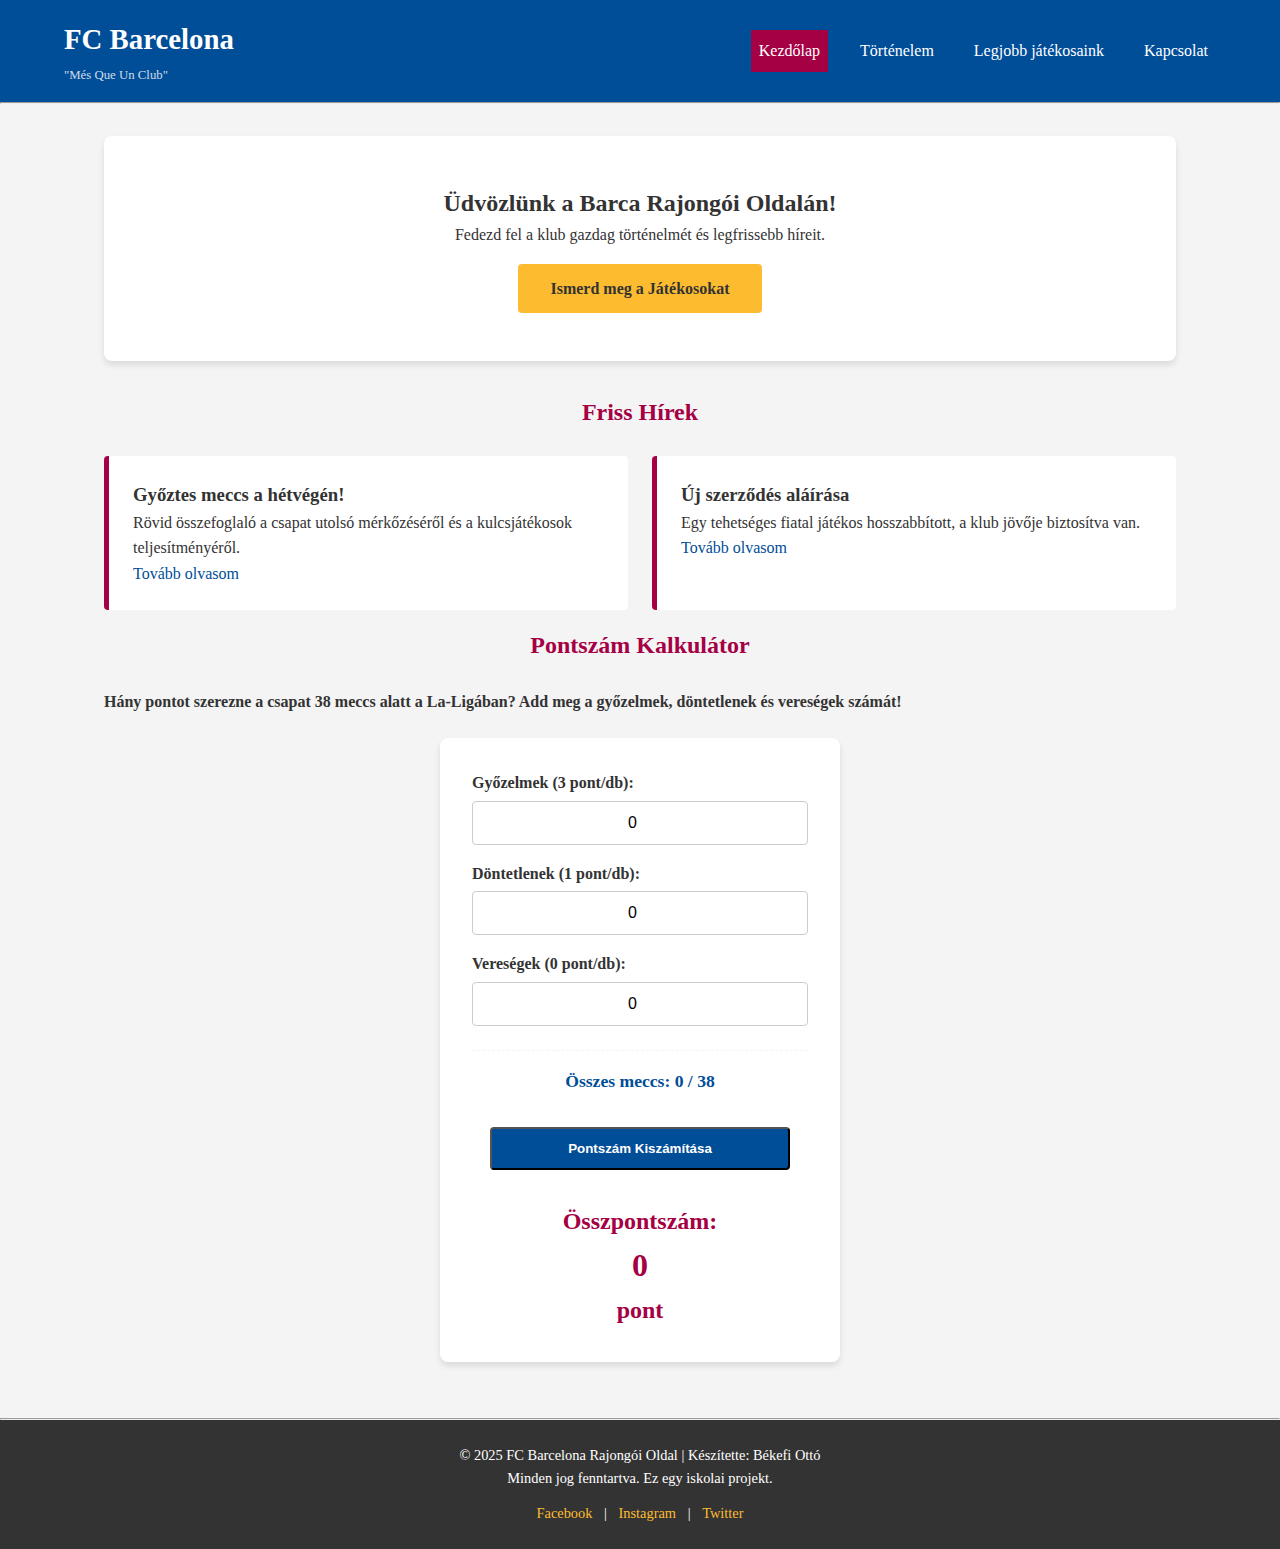
<file: index.html>
<!DOCTYPE html>
<html lang="hu">
<head>
    <meta charset="UTF-8">
    <meta name="viewport" content="width=device-width, initial-scale=1.0">
    <meta name="description" content="A FC Barcelona hivatalos és nem hivatalos hírei, története és aktuális kerete.">
    <meta name="author" content="Békefi Ottó">

    <link rel="icon" type="image/x-icon" href="kepek/barcelona.png"> 
    
    <link rel="preconnect" href="https://fonts.googleapis.com">
    <link rel="preconnect" href="https://fonts.gstatic.com" crossorigin>
    <link href="https://fonts.googleapis.com/css2?family=Roboto:wght@400;700&display=swap" rel="stylesheet">
    <link rel="stylesheet" href="css/stilus.css">
    <title>FC Barcelona – Més Que Un Club</title>
</head>
<body>
    
    <header class="fo-fejlec">
        <div class="embléma">
            <h1>FC Barcelona</h1>
            <p>"Més Que Un Club"</p>
        </div>
        
        <nav class="fo-navigacio">
            <ul>
                <li><a href="index.html" class="aktiv">Kezdőlap</a></li>
                <li><a href="tortenet.html">Történelem</a></li>
                <li><a href="keret.html">Legjobb játékosaink</a></li>
                <li><a href="kapcsolat.html">Kapcsolat</a></li> 
            </ul>
        </nav>
        
        <button class="menu-kapcsolo">Menü</button> 
    </header>

    <hr>
    
    <main class="tartalom-burkolo">
        <section id="hős-szekcio" class="hős-szekcio">
            <h2>Üdvözlünk a Barca Rajongói Oldalán!</h2>
            <p>Fedezd fel a klub gazdag történelmét és legfrissebb híreit.</p>
            <a href="keret.html" class="felhivas-gomb">Ismerd meg a Játékosokat</a>
        </section>

        <section id="legfrissebb-hirek" class="hir-szekcio">
            <h2 class="szekcio-cim">Friss Hírek</h2>
            <div class="hir-racs"> <article class="hir-elem">
                    <h3>Győztes meccs a hétvégén!</h3>
                    <p>Rövid összefoglaló a csapat utolsó mérkőzéséről és a kulcsjátékosok teljesítményéről.</p>
                    <a href="https://www.fcbarcelona.com/en/football/first-team/news/4407322/fc-barcelona-4-0-athletic-club-triumphant-return" class="tovabb-olvasom">Tovább olvasom</a>
                </article>

                <article class="hir-elem">
                    <h3>Új szerződés aláírása</h3>
                    <p>Egy tehetséges fiatal játékos hosszabbított, a klub jövője biztosítva van.</p>
                    <a href="https://www.nemzetisport.hu/spanyol-labdarugas/2025/05/szerzodest-hosszabbitott-lamine-yamallal-a-barcelona-hivatalos" class="tovabb-olvasom">Tovább olvasom</a>
                </article>
            </div>
        </section>
        
        <section id="interaktiv-funkcio" class="funkcio-szekcio">
            <h2 class="szekcio-cim">Pontszám Kalkulátor</h2>
            <p class="interaktiv-funckio-bevezeto">Hány pontot szerezne a csapat 38 meccs alatt a La-Ligában? Add meg a győzelmek, döntetlenek és vereségek számát!</p>
            
            <div id="kalkulator-terulet" class="kalkulator-terulet">
                
                <div class="input-csoport">
                    <label for="gyozelem">Győzelmek (3 pont/db):</label>
                    <input type="number" id="gyozelem" value="0" min="0" max="38">
                </div>
                
                <div class="input-csoport">
                    <label for="dontetlen">Döntetlenek (1 pont/db):</label>
                    <input type="number" id="dontetlen" value="0" min="0" max="38">
                </div>
                
                <div class="input-csoport">
                    <label for="vereseg">Vereségek (0 pont/db):</label>
                    <input type="number" id="vereseg" value="0" min="0" max="38">
                </div>

                <div class="eredmeny-div">
                    <p class="osszes-meccs">Összes meccs: <span id="osszes-meccs-szam">0</span> / 38</p>
                    <button id="szamol-gomb" class="felhivas-gomb">Pontszám Kiszámítása</button>
                </div>
                
                <h3 class="vegeredmeny">Összpontszám: <span id="pont-eredmeny">0</span> pont</h3>

            </div>
        </section>
    </main>
    
    <hr>
    
    <footer class="fo-lablec">
        <div class="lablec-info">
            <p>&copy; 2025 FC Barcelona Rajongói Oldal | Készítette: Békefi Ottó</p>
            <p>Minden jog fenntartva. Ez egy iskolai projekt.</p>
        </div>
        <div class="kozossegi-linkek">
            <a href="#">Facebook</a> | 
            <a href="#">Instagram</a> | 
            <a href="#">Twitter</a>
        </div>
    </footer>
    
    <script src="js/foprogram.js"></script>
    <script src="js/interaktiv_funckio.js"></script>
  </body>
</html>
</file>
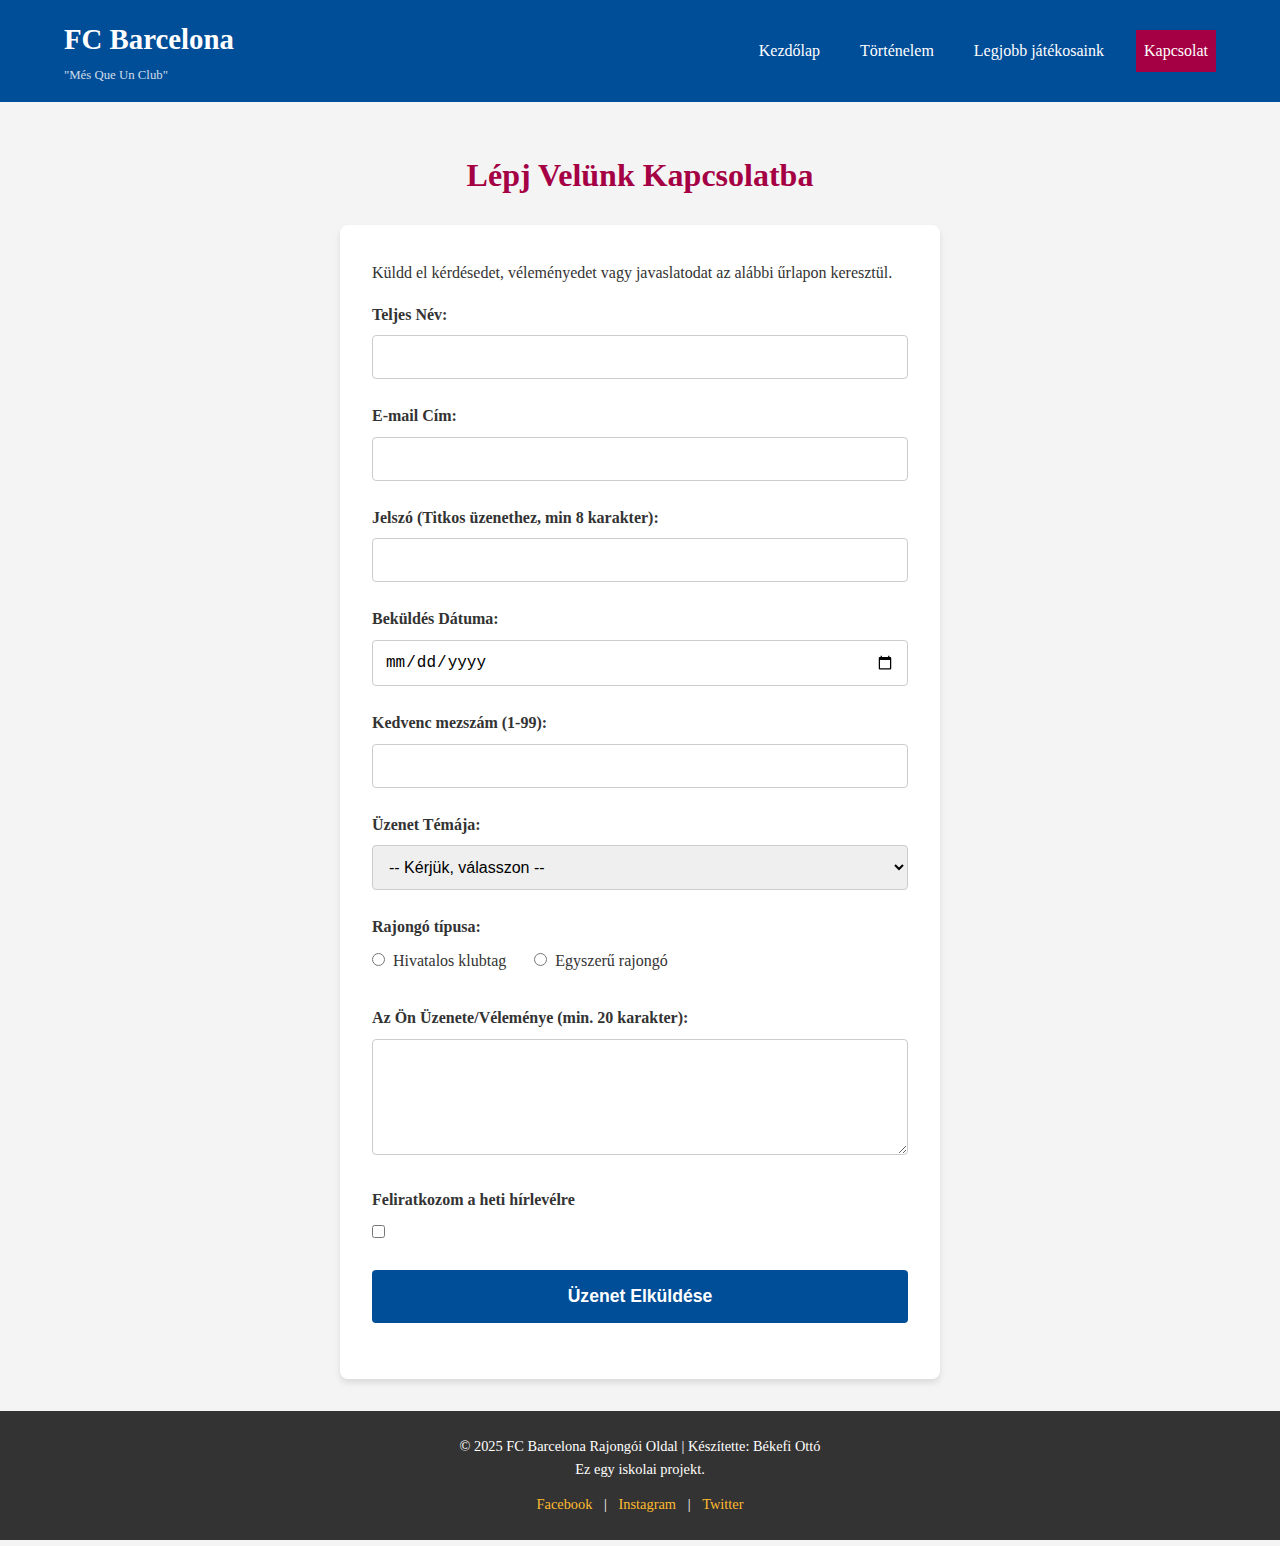
<file: kapcsolat.html>
<!DOCTYPE html>
<html lang="hu">
<head>
    <meta charset="UTF-8">
    <meta name="viewport" content="width=device-width, initial-scale=1.0">
    <meta name="description" content="Vedd fel a kapcsolatot velünk, küldj üzenetet vagy csatlakozz a hírlevelünkhöz.">
    <meta name="author" content="Békefi Ottó">

    <link rel="icon" type="image/x-icon" href="kepek/barcelona.png">

    <link rel="preconnect" href="https://fonts.googleapis.com">
    <link rel="preconnect" href="https://fonts.gstatic.com" crossorigin>
    <link href="https://fonts.googleapis.com/css2?family=Roboto:wght@400;700&display=swap" rel="stylesheet">
    <link rel="stylesheet" href="css/stilus.css">
    <title>Kapcsolat – FC Barcelona</title>
</head>
<body>
    
    <header class="fo-fejlec">
        <div class="embléma">
            <h1>FC Barcelona</h1>
            <p>"Més Que Un Club"</p>
        </div>
        <nav class="fo-navigacio">
            <ul>
                <li><a href="index.html">Kezdőlap</a></li>
                <li><a href="tortenet.html">Történelem</a></li>
                <li><a href="keret.html">Legjobb játékosaink</a></li>
                <li><a href="kapcsolat.html" class="aktiv">Kapcsolat</a></li>
            </ul>
        </nav>
        <button class="menu-kapcsolo">Menü</button> 
    </header>

    <main class="tartalom-burkolo">
        <h1 class="oldal-cim">Lépj Velünk Kapcsolatba</h1>
        <section id="kapcsolati-urlap-szekcio" class="urlap-szekcio">
            <p class="kapcsolat-bevezeto_szoveg">Küldd el kérdésedet, véleményedet vagy javaslatodat az alábbi űrlapon keresztül.</p>
            
            <form id="visszajelzes-urlap" class="kapcsolati-urlap" action="/submit" method="POST" novalidate>
                
                <div class="urlap-csoport">
                    <label for="nev">Teljes Név:</label>
                    <input type="text" id="nev" name="nev" required>
                    <span class="hiba-uzenet" id="nev-hiba"></span> 
                </div>

                <div class="urlap-csoport">
                    <label for="email">E-mail Cím:</label>
                    <input type="email" id="email" name="email" required>
                    <span class="hiba-uzenet" id="email-hiba"></span> 
                </div>
                
                <div class="urlap-csoport">
                    <label for="jelszo">Jelszó (Titkos üzenethez, min 8 karakter):</label>
                    <input type="password" id="jelszo" name="jelszo" minlength="8" required>
                    <span class="hiba-uzenet" id="jelszo-hiba"></span> 
                </div>

                <div class="urlap-csoport">
                    <label for="datum">Beküldés Dátuma:</label>
                    <input type="date" id="datum" name="datum" required>
                    <span class="hiba-uzenet" id="datum-hiba"></span> 
                </div>

                <div class="urlap-csoport">
                    <label for="kedvenc-szam">Kedvenc mezszám (1-99):</label>
                    <input type="number" id="kedvenc-szam" name="kedvenc-szam" min="1" max="99">
                    <span class="hiba-uzenet" id="szam-hiba"></span> 
                </div>

                <div class="urlap-csoport">
                    <label for="tema">Üzenet Témája:</label>
                    <select id="tema" name="tema" required>
                        <option value="">-- Kérjük, válasszon --</option>
                        <option value="hiba">Hibajelentés az oldallal kapcsolatban</option>
                        <option value="keret">Kérdés a keretről</option>
                        <option value="egyeb">Egyéb</option>
                    </select>
                    <span class="hiba-uzenet" id="tema-hiba"></span> 
                </div>
                
                <div class="urlap-csoport radio-csoport">
                    <label class="csoport-cim">Rajongó típusa:</label>
                    
                    <input type="radio" id="hivatalos-tag" name="rajongo-tipus" value="tag" required>
                    <label for="hivatalos-tag">Hivatalos klubtag</label>
                    
                    <input type="radio" id="egyszeru-rajongo" name="rajongo-tipus" value="rajongo">
                    <label for="egyszeru-rajongo">Egyszerű rajongó</label>
                    <span class="hiba-uzenet" id="radio-hiba"></span> 
                </div>

                <div class="urlap-csoport">
                    <label for="uzenet">Az Ön Üzenete/Véleménye (min. 20 karakter):</label>
                    <textarea id="uzenet" name="uzenet" rows="5" minlength="20" required></textarea>
                    <span class="hiba-uzenet" id="uzenet-hiba"></span> 
                </div>

                <div class="urlap-csoport">
                    <label for="hirlevel">Feliratkozom a heti hírlevélre</label>
                    <input type="checkbox" id="hirlevel" name="hirlevel" value="igen">
                </div>
                
                <div class="urlap-csoport">
                    <button type="submit" class="elkuld-gomb">Üzenet Elküldése</button>
                </div>
            </form>
            
        </section>
    </main>

    <footer class="fo-lablec">
        <div class="lablec-info">
            <p>&copy; 2025 FC Barcelona Rajongói Oldal | Készítette: Békefi Ottó</p>
            <p>Ez egy iskolai projekt.</p>
        </div>
        <div class="kozossegi-linkek">
            <a href="#">Facebook</a> | 
            <a href="#">Instagram</a> | 
            <a href="#">Twitter</a>
        </div>
    </footer>
    
    <script src="js/foprogram.js"></script> 
    <script src="js/urlap_validacio.js"></script> 
</body>
</html>
</file>
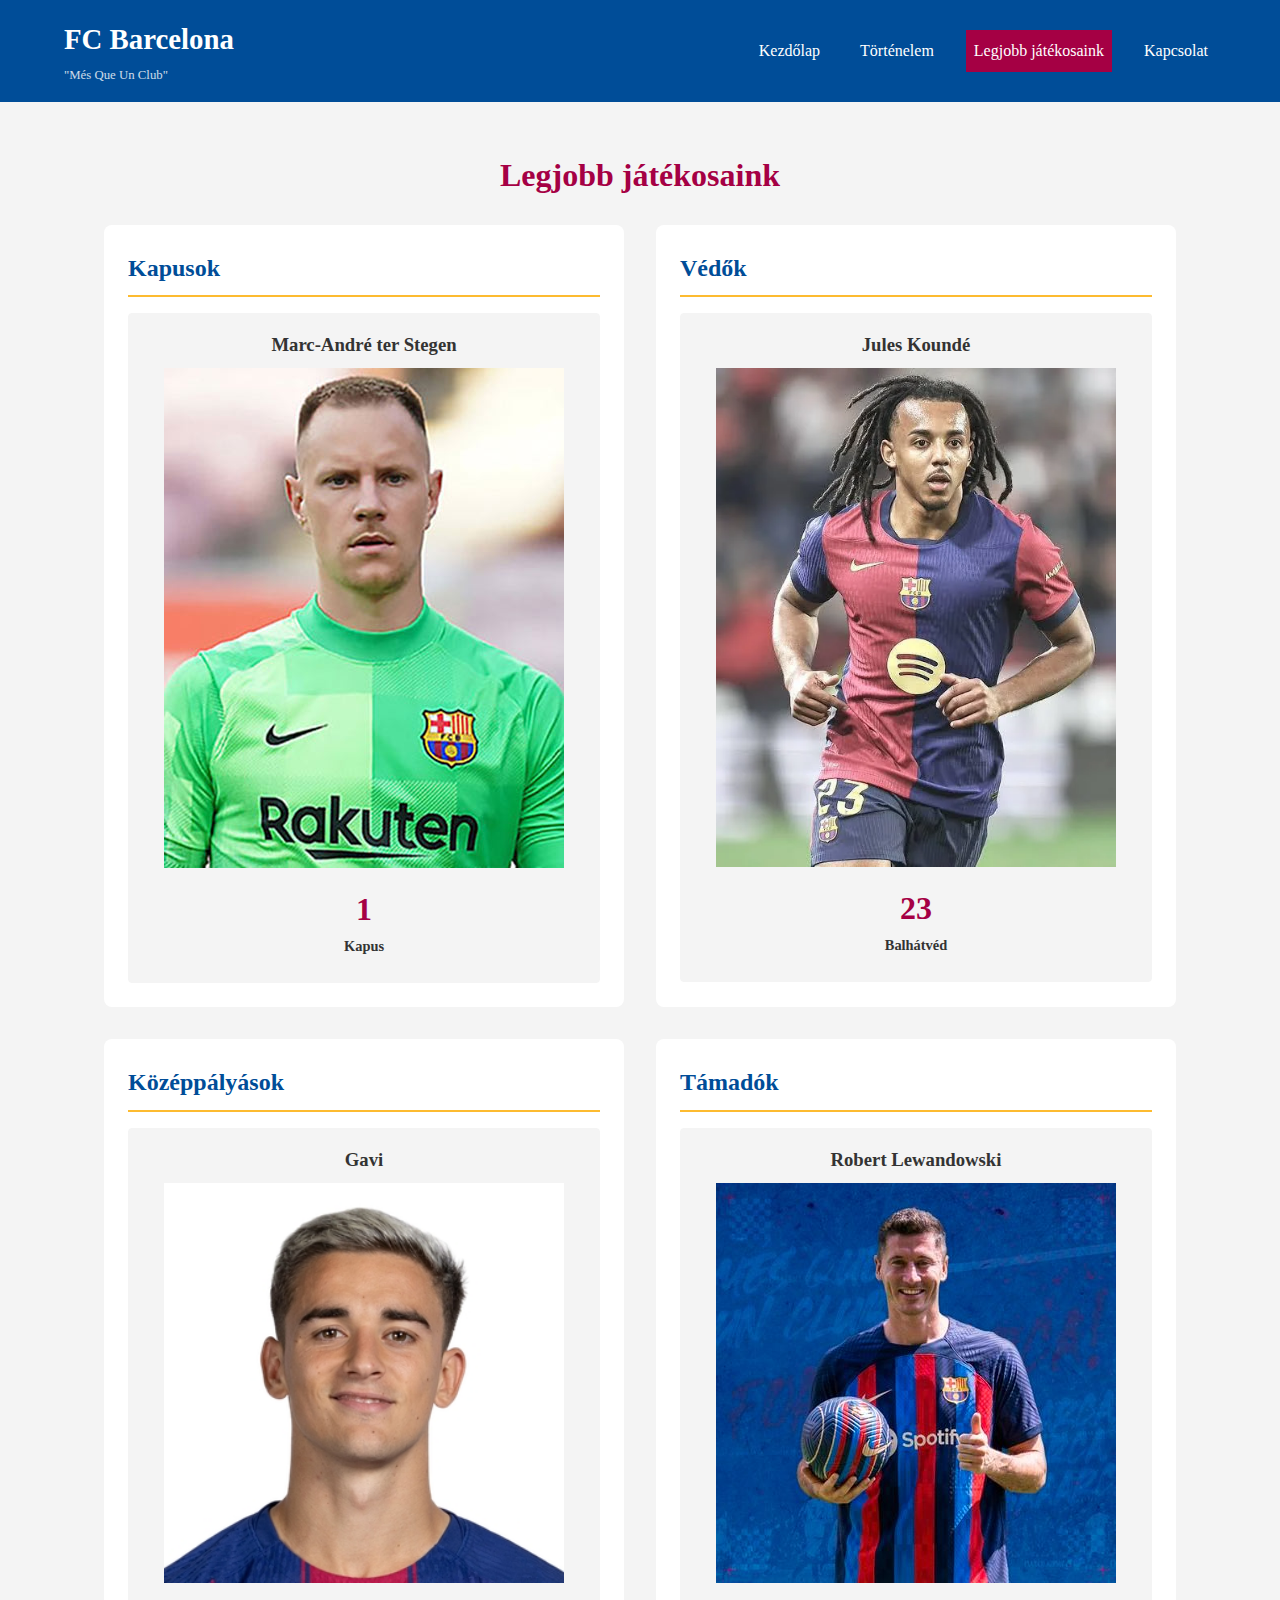
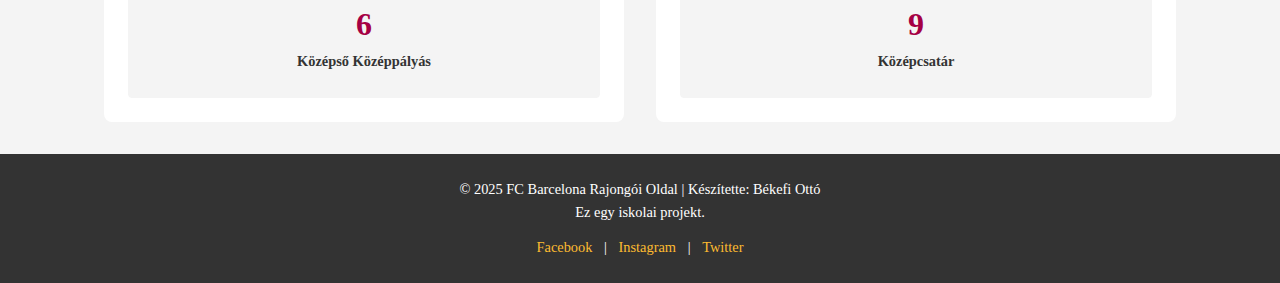
<file: keret.html>
<!DOCTYPE html>
<html lang="hu">
<head>
    <meta charset="UTF-8">
    <meta name="viewport" content="width=device-width, initial-scale=1.0">
    <meta name="description" content="Az FC Barcelona aktuális felnőtt kerete, játékosok listája, posztok és mezszámok.">
    <meta name="author" content="Békefi Ottó">

    <link rel="icon" type="image/x-icon" href="kepek/barcelona.png"> 

    <link rel="preconnect" href="https://fonts.googleapis.com">
    <link rel="preconnect" href="https://fonts.gstatic.com" crossorigin>
    <link href="https://fonts.googleapis.com/css2?family=Roboto:wght@400;700&display=swap" rel="stylesheet">
    <link rel="stylesheet" href="css/stilus.css">
    <title>Legjobb játékosaink – FC Barcelona</title>
</head>
<body>
    
    <header class="fo-fejlec">
        <div class="embléma">
            <h1>FC Barcelona</h1>
            <p>"Més Que Un Club"</p>
        </div>
        <nav class="fo-navigacio">
            <ul>
                <li><a href="index.html">Kezdőlap</a></li>
                <li><a href="tortenet.html">Történelem</a></li>
                <li><a href="keret.html" class="aktiv">Legjobb játékosaink</a></li>
                <li><a href="kapcsolat.html">Kapcsolat</a></li>
            </ul>
        </nav>
        <button class="menu-kapcsolo">Menü</button> 
    </header>

    <main class="tartalom-burkolo">
        <h1 class="oldal-cim">Legjobb játékosaink</h1>
        
        <div class="jatekos-racs">
            
            <section class="poszt-csoport">
                <h2 class="poszt-cim">Kapusok</h2>
                <div class="jatekos-lista">
                    <article class="jatekos-kartya">
                        <h3 class="jatekos-nev">Marc-André ter Stegen</h3>
                        <div class="jatekos-kep-kontener">
                             <img src="kepek/ter_stegen.jpg" alt="Marc-André ter Stegen portréja" class="jatekos-kep">
                        </div>
                        <div class="szam-poszt">
                            <span class="mezszam">1</span>
                            <span class="poszt">Kapus</span>
                        </div>
                    </article>
                </div>
            </section>
            
            <section class="poszt-csoport">
                <h2 class="poszt-cim">Védők</h2>
                <div class="jatekos-lista">
                    <article class="jatekos-kartya">
                        <h3 class="jatekos-nev">Jules Koundé</h3>
                        <div class="jatekos-kep-kontener">
                            <img src="kepek/kounde.webp" alt="Jules Koundé portréja" class="jatekos-kep">
                        </div>
                        <div class="szam-poszt">
                            <span class="mezszam">23</span>
                            <span class="poszt">Balhátvéd</span>
                        </div>
                    </article>
                    </div>
            </section>
            
            <section class="poszt-csoport">
                <h2 class="poszt-cim">Középpályások</h2>
                <div class="jatekos-lista">
                    <article class="jatekos-kartya">
                        <h3 class="jatekos-nev">Gavi</h3>
                        <div class="jatekos-kep-kontener">
                            <img src="kepek/gavi.jpg" alt="Gavi portréja" class="jatekos-kep">
                        </div>
                        <div class="szam-poszt">
                            <span class="mezszam">6</span>
                            <span class="poszt">Középső Középpályás</span>
                        </div>
                    </article>
                    </div>
            </section>

            <section class="poszt-csoport">
                <h2 class="poszt-cim">Támadók</h2>
                <div class="jatekos-lista">
                    <article class="jatekos-kartya">
                        <h3 class="jatekos-nev">Robert Lewandowski</h3>
                        <div class="jatekos-kep-kontener">
                            <img src="kepek/lewandowksi.jpg" alt="Robert Lewandowski portréja" class="jatekos-kep">
                        </div>
                        <div class="szam-poszt">
                            <span class="mezszam">9</span>
                            <span class="poszt">Középcsatár</span>
                        </div>
                    </article>
                    </div>
            </section>
            
        </div>
    </main>

    <footer class="fo-lablec">
        <div class="lablec-info">
            <p>&copy; 2025 FC Barcelona Rajongói Oldal | Készítette: Békefi Ottó </p>
            <p>Ez egy iskolai projekt.</p>
        </div>
        <div class="kozossegi-linkek">
            <a href="#">Facebook</a> | 
            <a href="#">Instagram</a> | 
            <a href="#">Twitter</a>
        </div>
    </footer>
    
    <script src="js/foprogram.js"></script> 
</body>
</html>
</file>
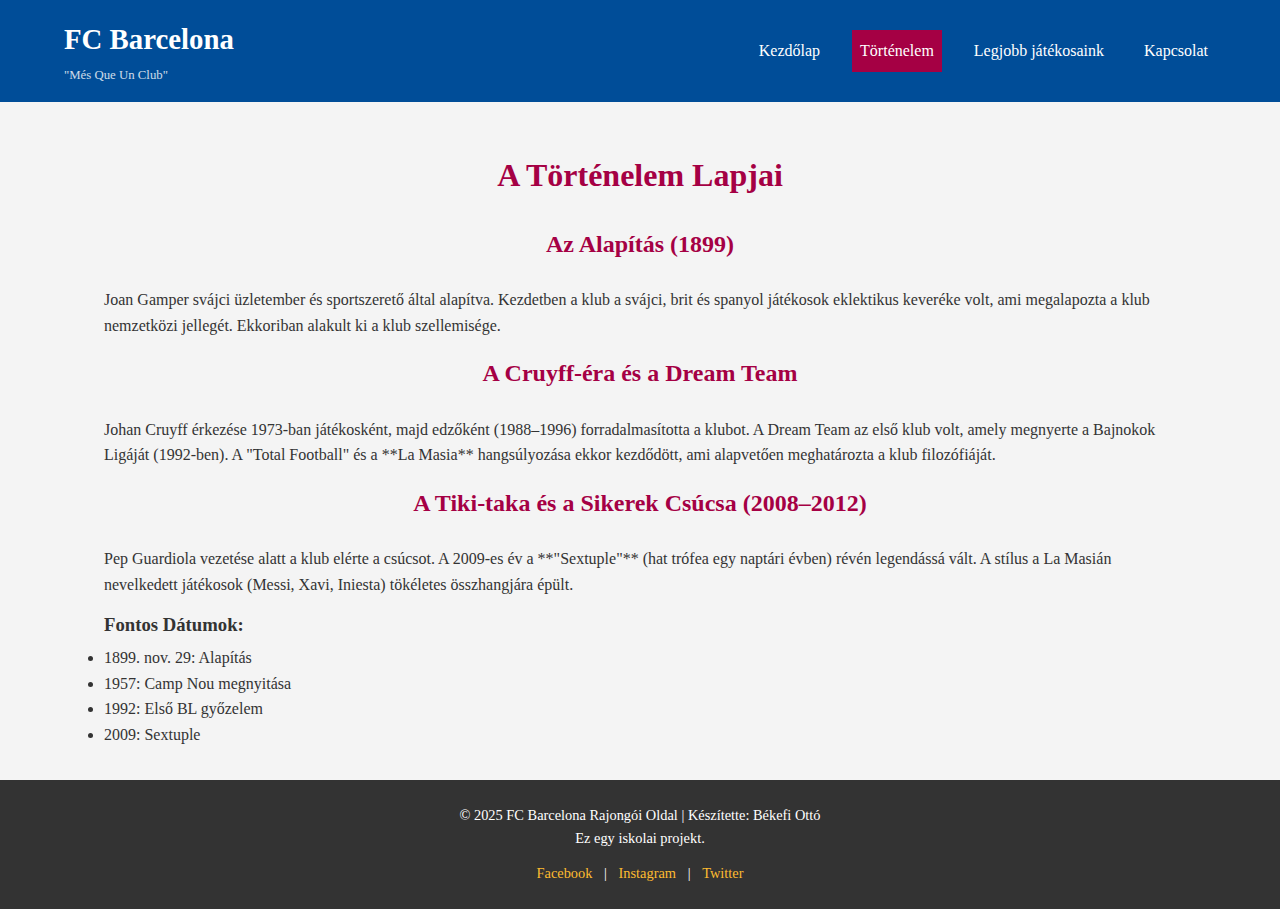
<file: tortenet.html>
<!DOCTYPE html>
<html lang="hu">
<head>
    <meta charset="UTF-8">
    <meta name="viewport" content="width=device-width, initial-scale=1.0">
    <meta name="description" content="A FC Barcelona alapítása, kulcsfontosságú korszakai és legendás pillanatai.">
    <meta name="author" content="Békefi Ottó">

    <link rel="icon" type="image/x-icon" href="kepek/barcelona.png"> 

    <link rel="preconnect" href="https://fonts.googleapis.com">
    <link rel="preconnect" href="https://fonts.gstatic.com" crossorigin>
    <link href="https://fonts.googleapis.com/css2?family=Roboto:wght@400;700&display=swap" rel="stylesheet">
    <link rel="stylesheet" href="css/stilus.css">
    <title>Történelem – FC Barcelona</title>
</head>
<body>
    
    <header class="fo-fejlec">
        <div class="embléma">
            <h1>FC Barcelona</h1>
            <p>"Més Que Un Club"</p>
        </div>
        <nav class="fo-navigacio">
            <ul>
                <li><a href="index.html">Kezdőlap</a></li>
                <li><a href="tortenet.html" class="aktiv">Történelem</a></li>
                <li><a href="keret.html">Legjobb játékosaink</a></li>
                <li><a href="kapcsolat.html">Kapcsolat</a></li>
            </ul>
        </nav>
        <button class="menu-kapcsolo">Menü</button> 
    </header>

    <main class="tartalom-burkolo">
        <h1 class="oldal-cim">A Történelem Lapjai</h1>
        
        <section id="alapitas" class="tortenelmi-szakasz">
            <h2 class="szekcio-cim">Az Alapítás (1899)</h2>
            <p>Joan Gamper svájci üzletember és sportszerető által alapítva. Kezdetben a klub a svájci, brit és spanyol játékosok eklektikus keveréke volt, ami megalapozta a klub nemzetközi jellegét. Ekkoriban alakult ki a klub szellemisége.</p>
        </section>

        <section id="cruyff-korszak" class="tortenelmi-szakasz">
            <h2 class="szekcio-cim">A Cruyff-éra és a Dream Team</h2>
            <p>Johan Cruyff érkezése 1973-ban játékosként, majd edzőként (1988–1996) forradalmasította a klubot. A Dream Team az első klub volt, amely megnyerte a Bajnokok Ligáját (1992-ben). A "Total Football" és a **La Masia** hangsúlyozása ekkor kezdődött, ami alapvetően meghatározta a klub filozófiáját.</p>
        </section>

        <section id="guardiola-sikerek" class="tortenelmi-szakasz">
            <h2 class="szekcio-cim">A Tiki-taka és a Sikerek Csúcsa (2008–2012)</h2>
            <p>Pep Guardiola vezetése alatt a klub elérte a csúcsot. A 2009-es év a **"Sextuple"** (hat trófea egy naptári évben) révén legendássá vált. A stílus a La Masián nevelkedett játékosok (Messi, Xavi, Iniesta) tökéletes összhangjára épült.</p>
        </section>
        
        <aside class="oldalsav">
            <h3 class="oldalsav-cim">Fontos Dátumok:</h3>
            <ul class="datum-lista">
                <li>1899. nov. 29: Alapítás</li>
                <li>1957: Camp Nou megnyitása</li>
                <li>1992: Első BL győzelem</li>
                <li>2009: Sextuple</li>
            </ul>
        </aside>
    </main>

    <footer class="fo-lablec">
        <div class="lablec-info">
            <p>&copy; 2025 FC Barcelona Rajongói Oldal | Készítette: Békefi Ottó</p>
            <p>Ez egy iskolai projekt.</p>
        </div>
        <div class="kozossegi-linkek">
            <a href="#">Facebook</a> | 
            <a href="#">Instagram</a> | 
            <a href="#">Twitter</a>
        </div>
    </footer>
    
    <script src="js/foprogram.js"></script> 
</body>
</html>
</file>
<file: css/stilus.css>
/* ======================================= */
/* 1. GLOBÁLIS BEÁLLÍTÁSOK ÉS RESET */
/* ======================================= */

:root { /* színpaletta meghatározása, globálisan elérhető változók, amiket később fel tudok használni /*
    /* Színek (Barca színek inspirációja) */
    --kék: #004d98;
    --piros: #a50044;
    --sárga: #fdbb30;
    --fehér: #ffffff;
    --hatter-szurke: #f4f4f4;
    --szoveg-sotet: #333333;
}

* {
    box-sizing: border-box;
    margin: 0;
    padding: 0;
}

body {
    font-family: 'cyrillic'; /* A Google Font használata (1 pont) */
    color: var(--szoveg-sotet);
    background-color: var(--hatter-szurke);
    line-height: 1.6;
}

a {
    text-decoration: none;
    color: var(--kék);
}

a:hover {
    text-decoration: underline;
}

/* ======================================= */
/* 2. FEJLÉC ÉS NAVIGÁCIÓ */
/* ======================================= */

.fo-fejlec {
    background-color: var(--kék);
    color: var(--fehér);
    padding: 1rem 5%;
    display: flex; /* Flexbox a logó és a menü elrendezéséhez */
    justify-content: space-between;
    align-items: center;
    flex-wrap: wrap; /* Reszponzivitás miatt, mobil nézetben, ha nem elegendő a rendelkezésre álló jely, akkor új sorba rakja az elemet (törés engedélyezése) */
}

.embléma h1 {
    font-size: 1.8rem;
    margin-bottom: 0.2rem;
}

.embléma p {
    font-size: 0.8rem;
    opacity: 0.8; /* áttetszőség (0-1) */
}

/* Navigáció alap beállítás (Mobilnézet) */
.fo-navigacio ul {
    list-style: none;
    display: none; /* Alapértelmezetten rejtve, a JavaScript fogja megmutatni */
    flex-direction: column; /* Mobilnézetben egymás alatt */
    width: 100%;
    margin-top: 1rem;
}

.fo-navigacio ul.nyitott {
    display: flex; /* JavaScript által hozzáadott osztály */
}

.fo-navigacio a {
    display: block;
    padding: 0.75rem 0;
    color: var(--fehér);
    text-align: center;
    border-bottom: 1px solid rgba(255, 255, 255, 0.1);
    transition: background-color 0.5s; /*a gomb színe, ha remgyünk 0,5s alatt változik pirossá majd, nem pedig azonnal */
}

.fo-navigacio a:hover,
.fo-navigacio a.aktiv {
    background-color: var(--piros);
    text-decoration: none;
}

.menu-kapcsolo {
    background: var(--piros);
    color: var(--fehér);
    border: none;
    padding: 0.5rem 1rem;
    cursor: pointer; /* Amikor a felhasználó az elem fölé viszi a kurzort, akkor egy mutatóujjra változik a kurzor */
    display: block; /* Mobilnézetben látszik */
}

/* ======================================= */
/* 3. FŐ TARTALOM ÉS SZAKASZOK */
/* ======================================= */

.tartalom-burkolo {
    padding: 2rem 5%;
    max-width: 1200px;
    margin: 0 auto;
}

.oldal-cim, .szekcio-cim {
    color: var(--piros);
    margin-bottom: 1.5rem;
    margin-top: 1rem;
    text-align: center;
}

/* Hős szekció (kiemelt rész) */
.hős-szekcio {
    background-color: var(--fehér);
    padding: 3rem;
    text-align: center;
    border-radius: 8px; /* Elem sarkainak lekerekítése */
    margin-bottom: 2rem;
    box-shadow: 0 4px 6px rgba(0, 0, 0, 0.1); /* árnyékot ad az elemnek, 0:Vízszintes elmozdulás, 4px:Függőleges elmozdulás, 6px:Szórási sugár*/
}

.felhivas-gomb {
    display: inline-block;
    background-color: var(--sárga);
    color: var(--szoveg-sotet);
    padding: 0.75rem 2rem;
    margin-top: 1rem;
    border-radius: 4px;
    font-weight: bold;
    transition: background-color 0.5s; /*a gomb színe, ha remgyünk 0,5s alatt változik pirossá majd, nem pedig azonnal */
}

.felhivas-gomb:hover {
    background-color: #e6a72e;
    text-decoration: none;
}

/* Hírek rács (fooldal.html) */
.hir-racs {
    display: flex; /* Flexbox az oszlopok mobil nézetben */
    flex-direction: column; /* oszlopos elrendezés, nem pedig az alapérték a sorbarendezés van beállítva */
    gap: 1.5rem; /* flex elemek közti tér szabályozása */
}

.hir-elem {
    background-color: var(--fehér);
    padding: 1.5rem;
    border-left: 5px solid var(--piros);
    border-radius: 4px;
}

.oldalsav-cim{
    margin-top: 0.8rem;
    margin-bottom: 0.3rem;
}

/* ======================================= */
/* 4. JÁTÉKOSKERET STÍLUS (keret.html) */
/* ======================================= */

.jatekos-racs {
    display: grid;
    /* Mobil nézetben 1 oszlop, azaz minden játékos egy nagy oszlopban, egymás alatt jelenik meg*/
    grid-template-columns: 1fr; /* Grid konténernek egyetlen oszlopa lesz és az kitölti a rendelkezésre álló hely 100%-át*/
    gap: 2rem;
}

.poszt-csoport {
    background-color: var(--fehér);
    padding: 1.5rem;
    border-radius: 8px;
}

.poszt-cim {
    color: var(--kék);
    border-bottom: 2px solid var(--sárga);
    padding-bottom: 0.5rem;
    margin-bottom: 1rem;
}

.jatekos-lista {
    display: flex; /* Flexbox a játékoskártyák sorba rendezéséhez */
    flex-wrap: wrap; /* Reszponzivitás miatt, mobil nézetben, ha nem elegendő a rendelkezésre álló jely, akkor új sorba rakja az elemet (törés engedélyezése) */
    gap: 1rem;
}

.jatekos-kartya {
    flex: 1 1 200px; /* Alapértelmezett kártyaszélesség mobilra */
    padding: 1rem;
    border: 1px solid var(--hatter-szurke);
    border-radius: 4px;
    text-align: center;
    background-color: var(--hatter-szurke);
}

.jatekos-kep-kontener {
    /* 1. FIX MÉRET: Minden konténer pontosan 150px x 150px lesz. */
    width: 400px; 
    height: auto;
    margin: 0.5rem auto 1rem auto; /* Középre igazítás és térköz */
}

.jatekos-kep {
    /* 2. KITÖLTÉS: A kép kitölti a konténer 100%-át. */
    width: 100%;    
    height: 100%;   
    
    /* 3. ARÁNY ÉS ILLESZTÉS: Lényegi rész! */
    /* A kép arányosan növekszik/zsugorodik, hogy lefedje a konténert.
       A kép arányai megmaradnak, de a kilógó részek (pl. túl magas vagy túl széles kép széle) levágásra kerülnek. */
    object-fit: cover; 
    display: block;
}

.mezszam {
    font-size: 2rem;
    font-weight: bold;
    color: var(--piros);
    display: block;
}

.poszt {
    font-size: 0.9rem;
    color: var(--szoveg-sotet);
    display: block;
    margin-bottom: 0.5rem;
    font-weight: bold;
}


/* ======================================= */
/* 5. ŰRLAP STÍLUS (kapcsolat.html) */
/* ======================================= */

.kapcsolat-bevezeto_szoveg{
    margin-bottom: 1rem;
    margin-top: 0.2rem;
}

.urlap-szekcio {
    max-width: 600px;
    margin: 0 auto;
    background-color: var(--fehér);
    padding: 2rem;
    border-radius: 8px;
    box-shadow: 0 4px 6px rgba(0, 0, 0, 0.1); /* árnyékot ad az elemnek, 0:Vízszintes elmozdulás, 4px:Függőleges elmozdulás, 6px:Szórási sugár*/
}

.urlap-csoport {
    margin-bottom: 1.5rem;
}

.urlap-csoport label {
    display: block;
    margin-bottom: 0.5rem;
    font-weight: bold;
}

.urlap-csoport input[type="text"],
.urlap-csoport input[type="email"],
.urlap-csoport input[type="password"],
.urlap-csoport input[type="date"],
.urlap-csoport input[type="number"],
.urlap-csoport select,
.urlap-csoport textarea {
    width: 100%;
    padding: 0.75rem;
    border: 1px solid #ccc;
    border-radius: 4px;
    font-size: 1rem;
}

/* RÁDIÓ ÉS CHECKBOX GOMBOK SORBA RENDEZÉSE */
.radio-csoport input[type="radio"],
.checkbox-csoport input[type="checkbox"] {
    display: inline-block; 
    width: auto; 
    margin-right: 0.25rem; 
}

/* A rádió és checkbox labeljei */
.radio-csoport label,
.checkbox-csoport label {
    display: inline-block; 
    font-weight: normal; 
    margin-right: 1.5rem; 
}

/* A címsor ("Rajongó típusa:") maradjon külön sorban, vastag betűvel */
.radio-csoport .csoport-cim {
    display: block; 
    margin-bottom: 0.5rem;
    font-weight: bold;
}

.elkuld-gomb {
    background-color: var(--kék);
    color: var(--fehér);
    padding: 1rem 2rem;
    border: none;
    border-radius: 4px;
    cursor: pointer; /* Amikor a felhasználó az elem fölé viszi a kurzort, akkor egy mutatóujjra változik a kurzor */
    font-size: 1.1rem;
    font-weight: bold;
    transition: background-color 0.5s; /*a gomb színe, ha remgyünk 0,5s alatt változik pirossá majd, nem pedig azonnal */
    width: 100%;
}

.elkuld-gomb:hover {
    background-color: var(--piros);
}

/* Űrlap validációs hibaüzenet */
.hiba-uzenet {
    color: var(--piros);
    font-size: 0.9rem;
    margin-top: 0.25rem;
    display: block;
}

.hibas-input {
    border: 2px solid var(--piros) !important;
    background-color: #ffe8e8;
}

/* ======================================= */
/* 6. LÁBLÉC */
/* ======================================= */

.fo-lablec {
    background-color: var(--szoveg-sotet);
    color: var(--fehér);
    padding: 1.5rem 5%;
    text-align: center;
    font-size: 0.9rem;
}

.lablec-info {
    margin-bottom: 0.75rem;
}

.kozossegi-linkek a {
    color: var(--sárga);
    margin: 0 0.5rem; /* 0:felső, alsó margó, 0.5rem: jobb, bal margó*/
}

.kozossegi-linkek a:hover {
    text-decoration: underline;
}

/* ======================================= */
/* PONTSZÁM KALKULÁTOR STÍLUS (8 pont) */
/* ======================================= */

.interaktiv-funckio-bevezeto{
    font-weight: bold;
}

.kalkulator-terulet {
    max-width: 400px;
    margin: 1.5rem auto;
    padding: 2rem;
    background-color: var(--fehér);
    border-radius: 8px;
    box-shadow: 0 4px 6px rgba(0, 0, 0, 0.1);
}

.kalkulator-terulet .input-csoport {
    margin-bottom: 1rem;
}

.kalkulator-terulet label {
    display: block;
    font-weight: bold;
    margin-bottom: 0.3rem;
}

.kalkulator-terulet input[type="number"] {
    width: 100%;
    padding: 0.75rem;
    border: 1px solid #ccc;
    border-radius: 4px;
    font-size: 1rem;
    text-align: center;
}

.eredmeny-div {
    display: flex;
    flex-direction: column;
    gap: 1rem;
    align-items: center;
    margin-top: 1.5rem;
    padding-top: 1rem;
    border-top: 1px dashed var(--hatter-szurke);
}

.osszes-meccs {
    font-weight: bold;
    color: var(--kék);
    font-size: 1.1rem;
}

.vegeredmeny {
    text-align: center;
    margin-top: 2rem;
    font-size: 1.5rem;
    color: var(--piros);
}

.vegeredmeny span {
    font-size: 2rem;
    font-weight: bold;
    display: block;
}

/* Kisebb, zöld gomb az inputok felett */
#szamol-gomb {
    background-color: var(--kék); /* Barcelona Kék */
    color: var(--fehér);
    width: 100%;
    max-width: 300px;
    transition: background-color 0.3s;
}

#szamol-gomb:hover {
    background-color: var(--piros);
}

/* ======================================= */
/* 7. RESZPONZIVITÁS (MEDIA QUERY-K) (5 pont) */
/* ======================================= */

/* TABLET és KÖZEPES KÉPERNYŐ (pl. 768px felett) */
@media (min-width: 768px) {
    
    /* NAVIGÁCIÓ */
    .fo-fejlec {
        flex-wrap: nowrap;
    }
    
    .menu-kapcsolo {
        display: none; /* Tablet és desktop nézetben elrejtjük */
    }

    .fo-navigacio ul {
        display: flex; /* Navigációs lista vízszintesen */
        flex-direction: row;
        width: auto;
        margin-top: 0;
    }

    .fo-navigacio li {
        margin-left: 1.5rem;
    }
    
    .fo-navigacio a {
        padding: 0.5rem 0.5rem;
        border-bottom: none;
    }
    
    /* HÍREK RÁCS */
    .hir-racs {
        flex-direction: row; /* Hírek egymás mellett */
        flex-wrap: wrap;
    }
    
    .hir-elem {
        flex: 1 1 calc(50% - 1rem); /* Két oszlopos elrendezés, 1:flex-grow, 1:flex-shrink, calc(50% - 1rem): alapértelmezett szélesség kiszámítása (grow és shrink előtti állapot) */
    }

    /* JÁTÉKOS KERET */
    .jatekos-lista {
        gap: 1.5rem;
        justify-content: center;
    }

    .jatekos-kartya {
        flex: 1 1 200px; /* Nagyobb kártyák, alapértelmezett állapot: 200px */
    }
}


/* ASZTALI KÉPERNYŐ (pl. 1024px felett) */
@media (min-width: 1024px) {
    
    /* HÍREK RÁCS */
    .hir-racs {
        /* Három oszlop is lehetne nagyobb tartalom esetén, de marad a 2, ha nem bővül */
        flex-wrap: nowrap;
    }
    
    /* JÁTÉKOS KERET */
    .jatekos-racs {
        /* Játékoscsoportok elrendezése is lehetne grid-ben */
        grid-template-columns: repeat(2, 1fr); /* két oszlopos elrendezés, egyenlő nagyságúak lesznek (1fr), repeat függvény ismétli ezt a mintát ameddig kell */
    }
    
    .jatekos-lista {
        justify-content: flex-start;
    }
}
</file>
